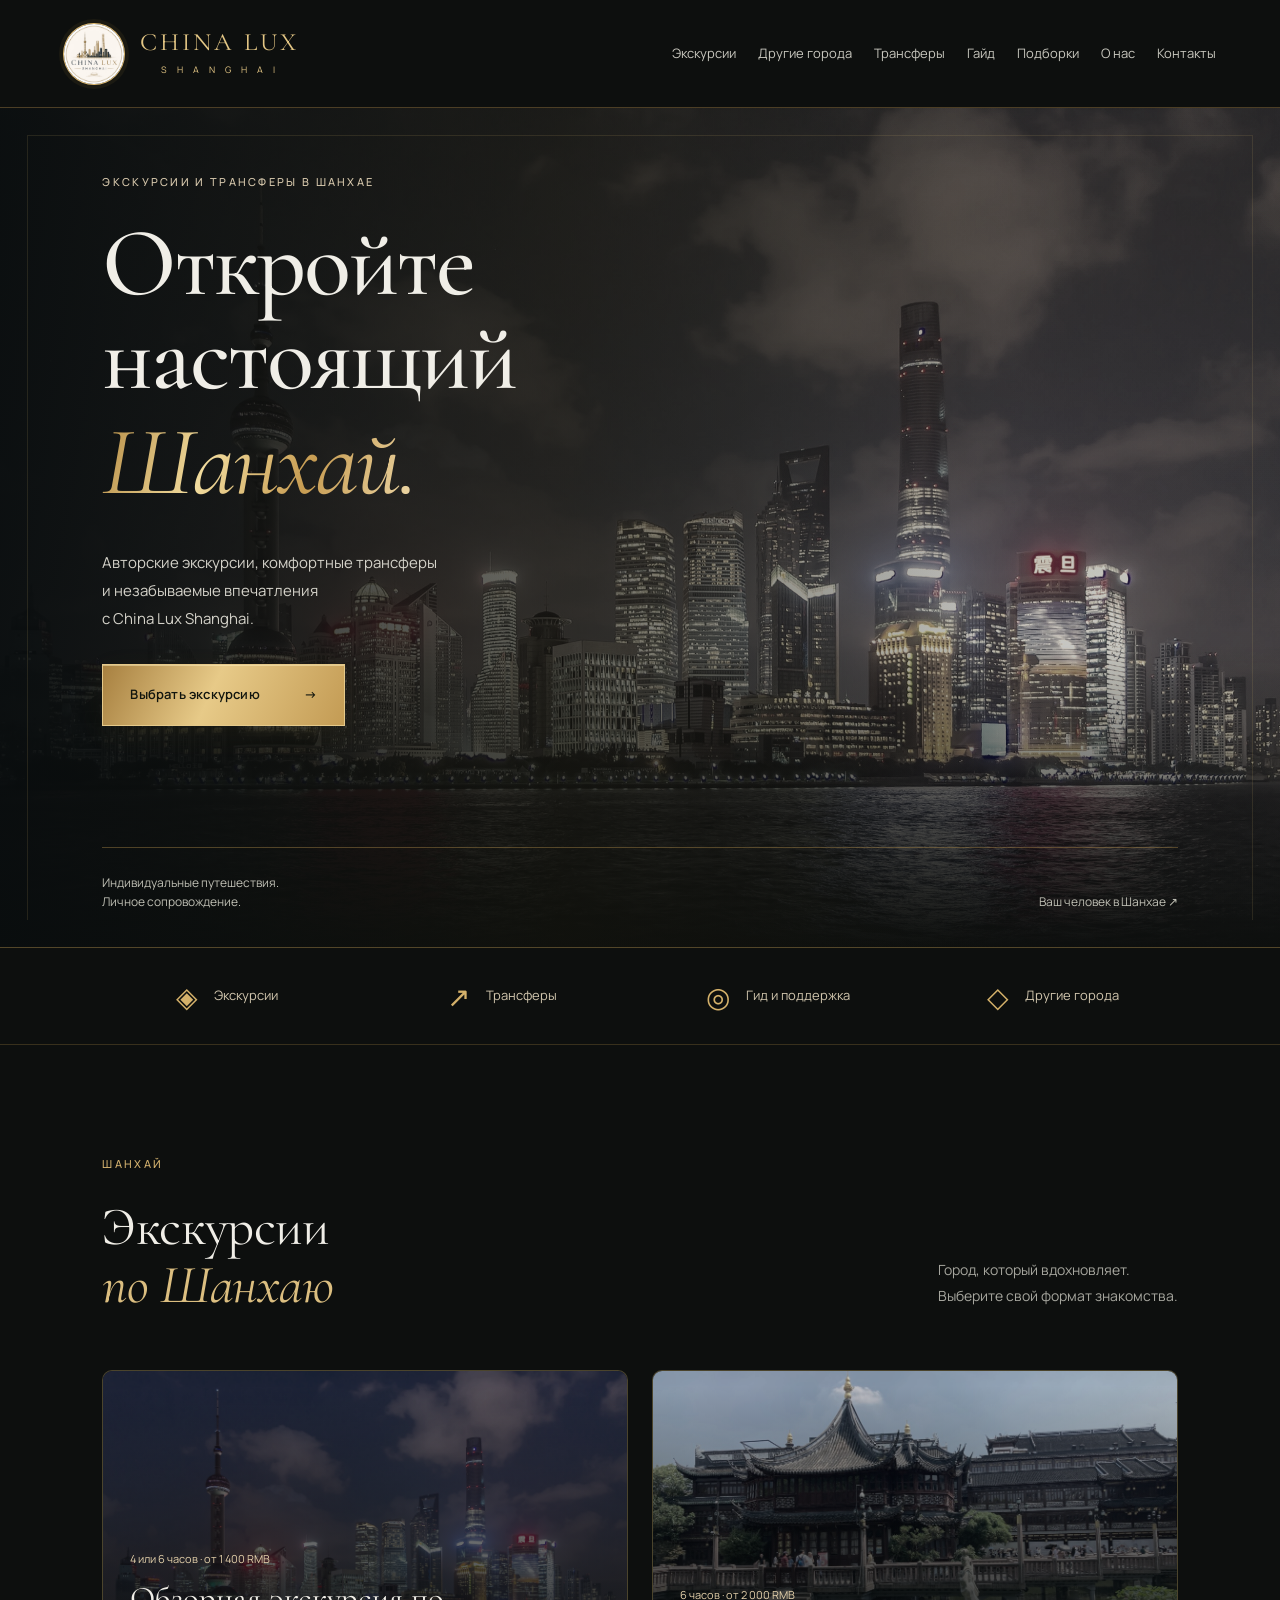
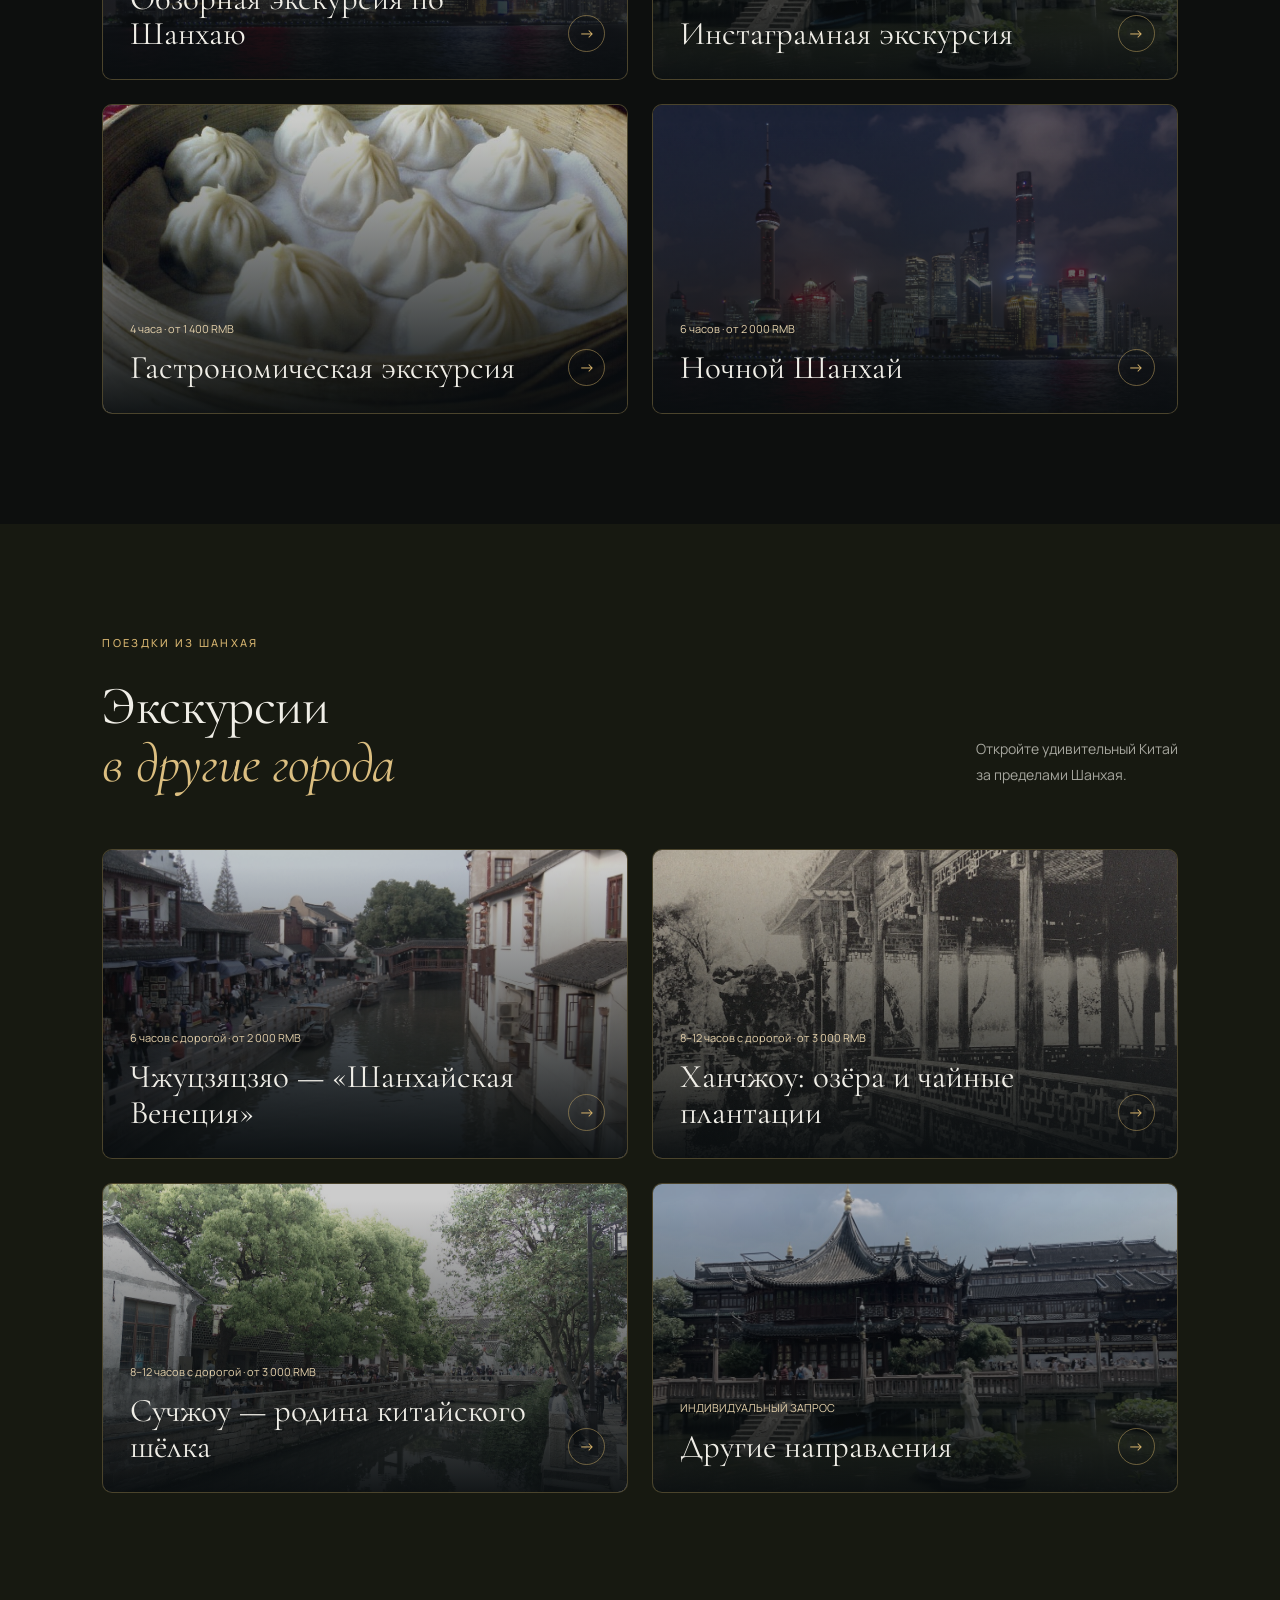
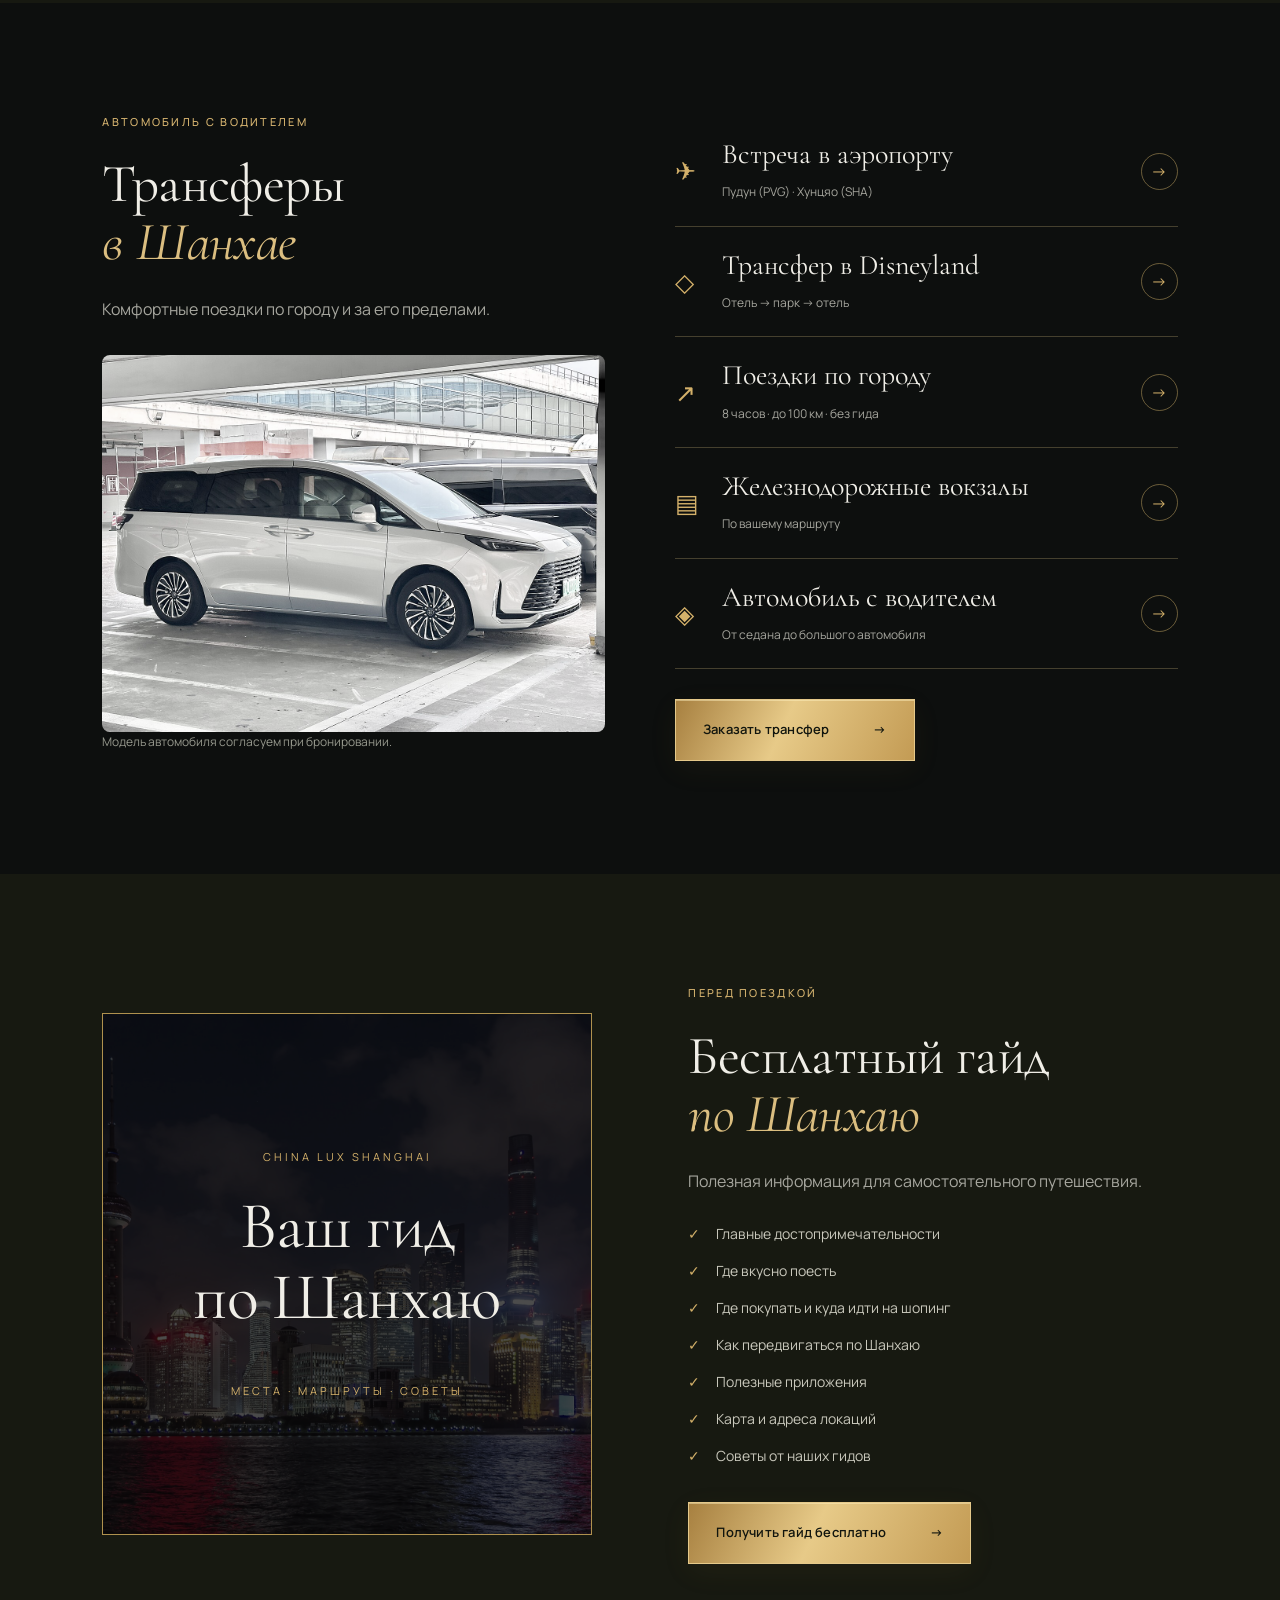
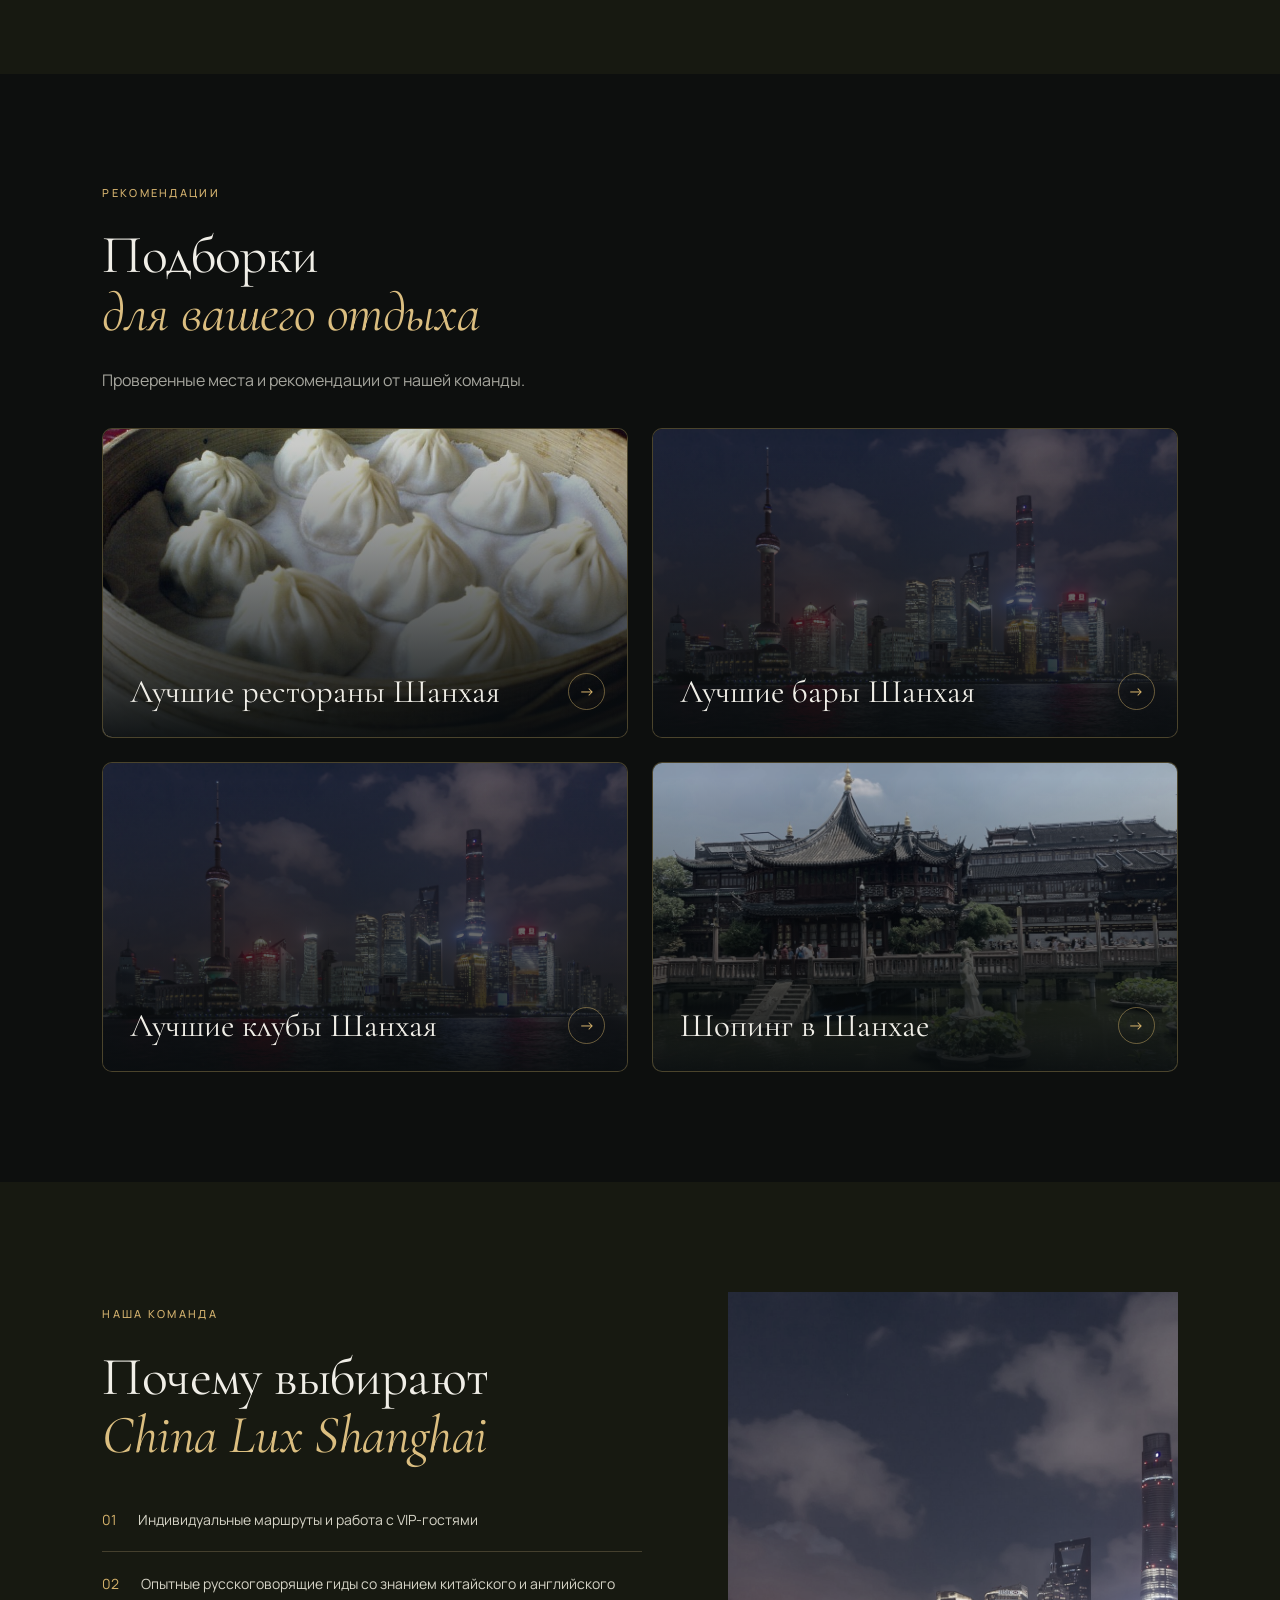
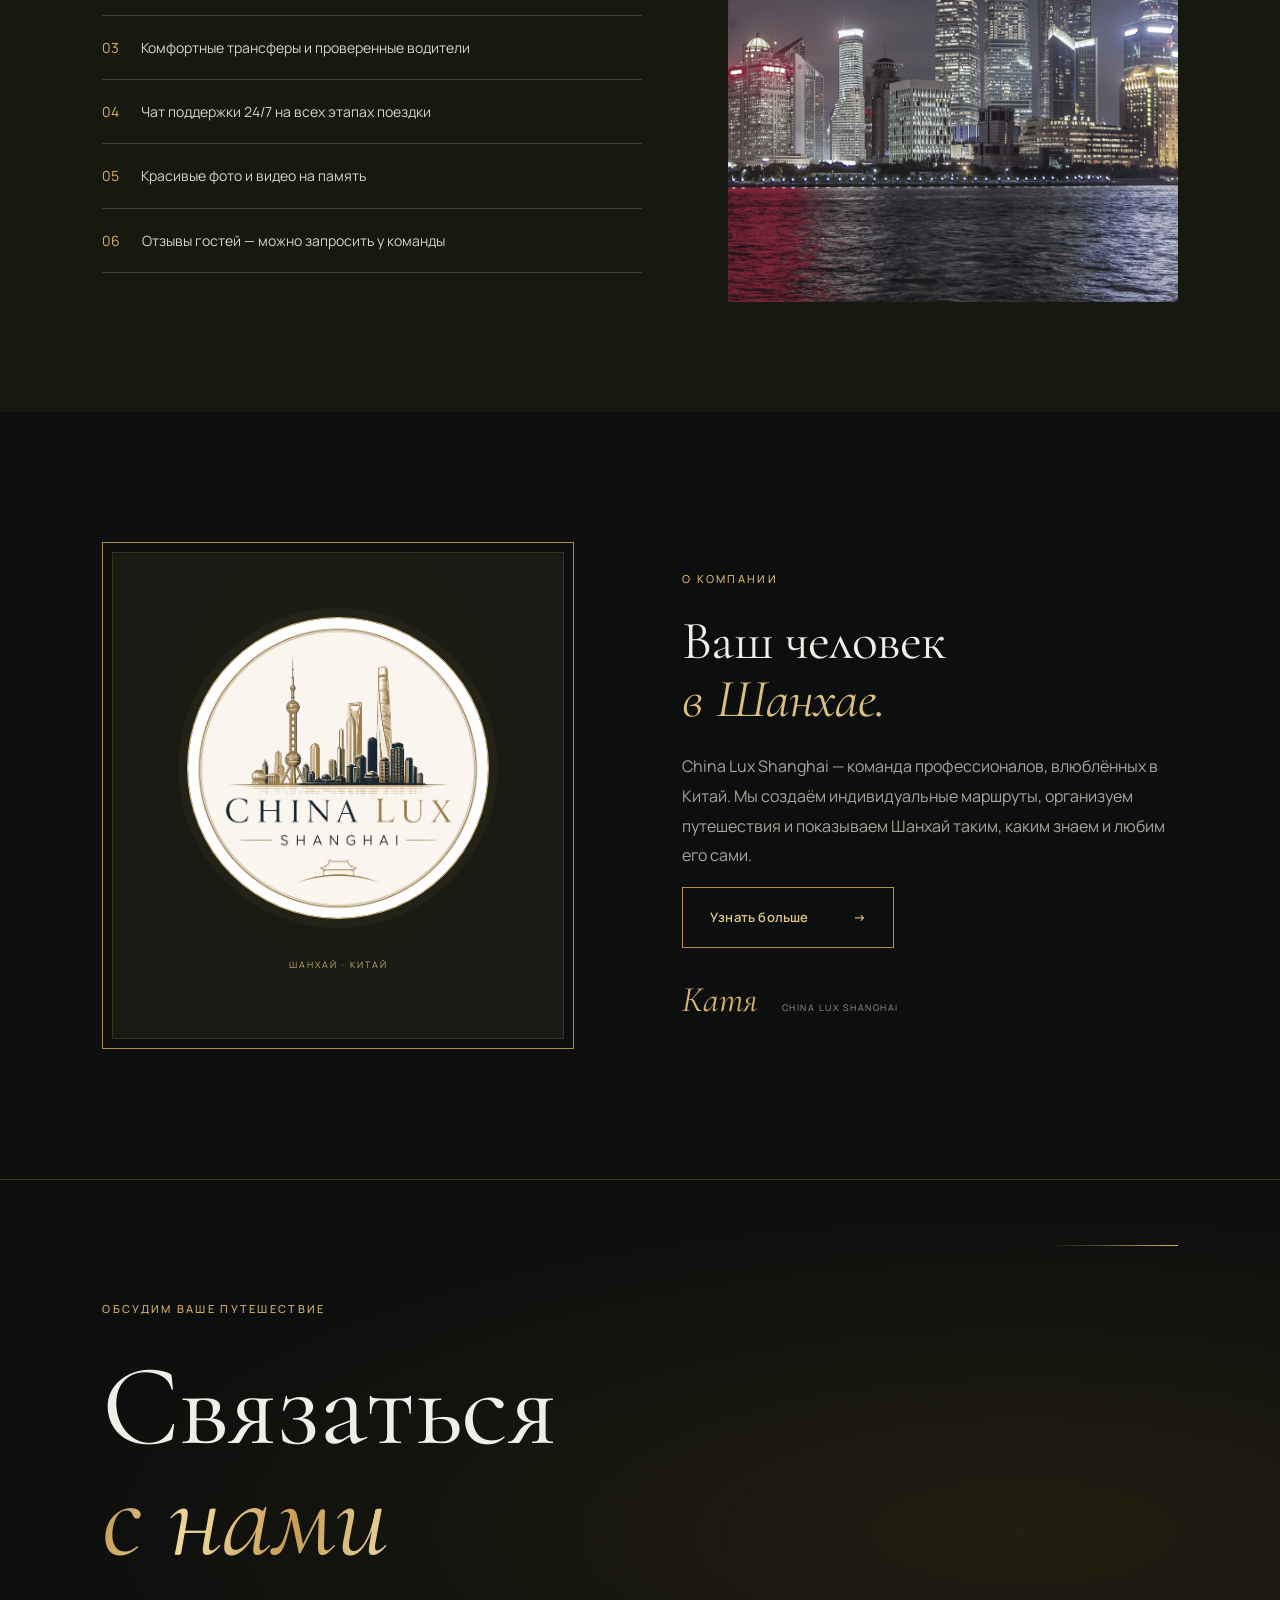
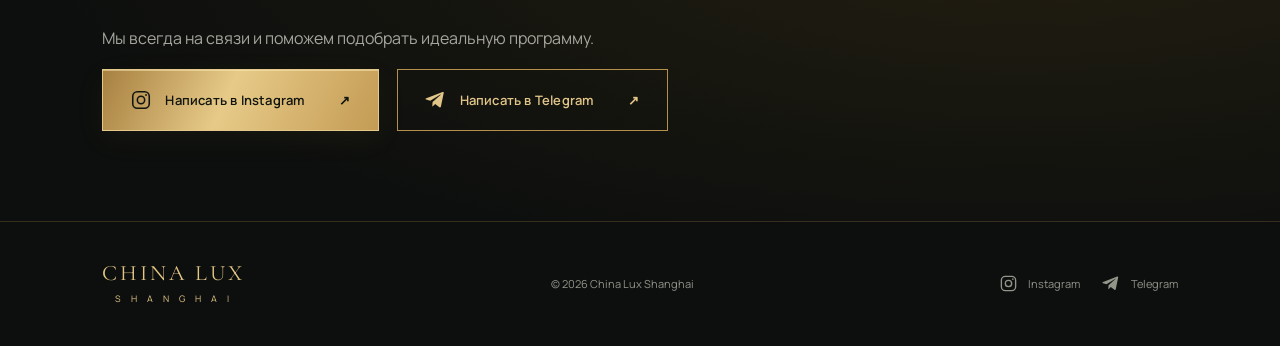
<file: index.html>
<!doctype html>
<html lang="ru"><head><meta charset="utf-8"><meta name="viewport" content="width=device-width,initial-scale=1"><link rel="license" href="credits.html"><meta name="theme-color" content="#101110"><title>China Lux Shanghai — частные путешествия</title><meta name="description" content="Индивидуальные экскурсии по Шанхаю, путешествия по Китаю и персональное сопровождение с Катей. China Lux Shanghai."><link rel="icon" href="assets/china-lux-logo.jpg"><link rel="stylesheet" href="style.css?v=20261006-final"></head><body>
<header class="site-header"><a class="brand" href="#/" aria-label="China Lux Shanghai — главная"><img src="assets/china-lux-logo.jpg" alt="Логотип China Lux Shanghai" width="58" height="58"><span>CHINA LUX<small>S H A N G H A I</small></span></a><nav id="main-nav" aria-label="Основная навигация"><a href="#/tours">Экскурсии</a><a href="#/cities">Другие города</a><a href="#/transfers">Трансферы</a><a href="#/guide">Гайд</a><a href="#/selections">Подборки</a><a href="#/about">О нас</a><a href="#/contact">Контакты</a></nav><a class="header-contact social-inline" href="https://www.instagram.com/chinaluxsh/" target="_blank" rel="noopener"><svg class="social-icon" viewBox="0 0 24 24" fill="none" stroke="currentColor" stroke-width="1.7" aria-hidden="true"><rect x="3" y="3" width="18" height="18" rx="5"/><circle cx="12" cy="12" r="4"/><circle cx="17.5" cy="6.5" r="1" fill="currentColor" stroke="none"/></svg>Написать в Instagram <span>↗</span></a><button class="menu-toggle" aria-label="Открыть меню" aria-expanded="false" aria-controls="main-nav"><span></span><span></span></button></header>
<main id="site"></main><noscript><p>Для просмотра каталога включите JavaScript. Связаться с нами: <a href="https://t.me/shanghai_russ">Telegram</a>.</p></noscript><section id="admin" hidden></section><footer><a class="brand" href="#/"><span>CHINA LUX<small>S H A N G H A I</small></span></a><span>© 2026 China Lux Shanghai</span><div class="footer-socials"><a class="social-inline" href="https://www.instagram.com/chinaluxsh/" target="_blank" rel="noopener"><svg class="social-icon" viewBox="0 0 24 24" fill="none" stroke="currentColor" stroke-width="1.7" aria-hidden="true"><rect x="3" y="3" width="18" height="18" rx="5"/><circle cx="12" cy="12" r="4"/><circle cx="17.5" cy="6.5" r="1" fill="currentColor" stroke="none"/></svg>Instagram</a><a class="social-inline" href="https://t.me/shanghai_russ" target="_blank" rel="noopener"><svg class="social-icon" viewBox="0 0 24 24" fill="currentColor" aria-hidden="true"><path d="M21.4 3.4 18 20c-.2 1-1 1.2-1.8.7l-5.1-3.8-2.5 2.4c-.3.3-.5.5-1 .5l.4-5.2 9.5-8.6c.4-.4-.1-.6-.6-.3L5.2 13.1.3 11.6c-1.1-.3-1.1-1.1.2-1.6L20 2.5c.9-.3 1.6.2 1.4.9Z" transform="translate(1 1) scale(.91)"/></svg>Telegram</a></div></footer><dialog id="modal" aria-label="Информация о путешествии"><button class="close" aria-label="Закрыть">×</button><div id="modal-content"></div></dialog><div id="toast" role="status"></div><script src="catalog.js?v=20261006-final"></script><script src="app.js?v=20261006-final"></script></body></html>
</file>
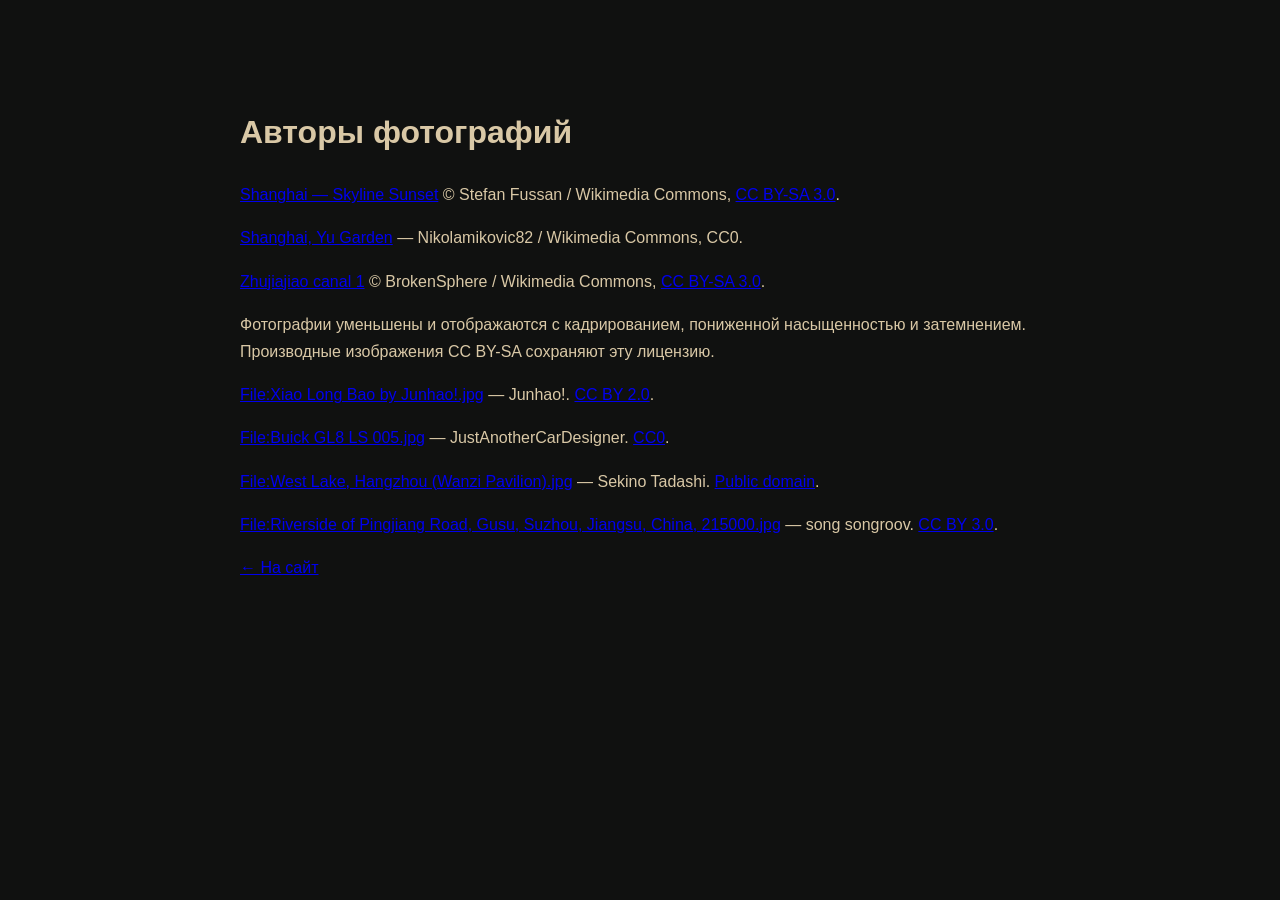
<file: credits.html>
<!doctype html><html lang="ru"><meta charset="utf-8"><meta name="viewport" content="width=device-width"><title>Авторы фотографий</title><body style="font:16px/1.7 Arial;max-width:800px;margin:60px auto;padding:24px;background:#101110;color:#d9c8a6"><h1>Авторы фотографий</h1><p><a href="https://commons.wikimedia.org/wiki/File:Shanghai_-_Skyline_Sunset_0057.jpg">Shanghai — Skyline Sunset</a> © Stefan Fussan / Wikimedia Commons, <a href="https://creativecommons.org/licenses/by-sa/3.0/">CC BY-SA 3.0</a>.</p><p><a href="https://commons.wikimedia.org/wiki/File:Shanghai,_Yu_Garden.jpg">Shanghai, Yu Garden</a> — Nikolamikovic82 / Wikimedia Commons, CC0.</p><p><a href="https://commons.wikimedia.org/wiki/File:Zhujiajiao_canal_1.JPG">Zhujiajiao canal 1</a> © BrokenSphere / Wikimedia Commons, <a href="https://creativecommons.org/licenses/by-sa/3.0/">CC BY-SA 3.0</a>.</p><p>Фотографии уменьшены и отображаются с кадрированием, пониженной насыщенностью и затемнением. Производные изображения CC BY-SA сохраняют эту лицензию.</p><p><a href="https://commons.wikimedia.org/wiki/File:Xiao_Long_Bao_by_Junhao!.jpg">File:Xiao Long Bao by Junhao!.jpg</a> — Junhao!. <a href="https://creativecommons.org/licenses/by/2.0">CC BY 2.0</a>.</p><p><a href="https://commons.wikimedia.org/wiki/File:Buick_GL8_LS_005.jpg">File:Buick GL8 LS 005.jpg</a> — JustAnotherCarDesigner. <a href="http://creativecommons.org/publicdomain/zero/1.0/deed.en">CC0</a>.</p><p><a href="https://commons.wikimedia.org/wiki/File:West_Lake,_Hangzhou_(Wanzi_Pavilion).jpg">File:West Lake, Hangzhou (Wanzi Pavilion).jpg</a> — Sekino Tadashi. <a href="https://commons.wikimedia.org/wiki/File:West_Lake,_Hangzhou_(Wanzi_Pavilion).jpg">Public domain</a>.</p><p><a href="https://commons.wikimedia.org/wiki/File:Riverside_of_Pingjiang_Road,_Gusu,_Suzhou,_Jiangsu,_China,_215000.jpg">File:Riverside of Pingjiang Road, Gusu, Suzhou, Jiangsu, China, 215000.jpg</a> — song songroov. <a href="https://creativecommons.org/licenses/by/3.0">CC BY 3.0</a>.</p><a href="./">← На сайт</a></body></html>
</file>
<file: style.css>
@import url('https://fonts.googleapis.com/css2?family=Cormorant+Garamond:ital,wght@0,400;0,500;0,600;1,400;1,500&family=Manrope:wght@400;500;600&display=swap');
:root{--bg:#101110;--panel:#171816;--ink:#f0eee7;--muted:#a6a69e;--gold:#c0a575;--line:#34362f;--serif:'Cormorant Garamond',Georgia,serif}*{box-sizing:border-box}html{scroll-behavior:smooth;scroll-padding-top:98px;color-scheme:dark}body{margin:0;background:var(--bg);color:var(--ink);font:16px/1.65 Manrope,Arial,sans-serif}button,input,select,textarea{font:inherit}a{color:inherit;text-decoration:none}button{cursor:pointer}button,a{touch-action:manipulation}a:focus-visible,button:focus-visible{outline:2px solid var(--gold);outline-offset:6px}button{color:inherit}img{display:block;max-width:100%}.site-header{height:108px;padding:0 5%;display:flex;align-items:center;justify-content:space-between;gap:30px;border-bottom:1px solid #ffffff12;background:#101110;position:relative;z-index:5}.brand{display:flex;gap:16px;align-items:center}.brand img{width:60px;height:60px;border-radius:50%}.brand>span{font:25px/1 var(--serif);letter-spacing:3px;color:#dac7a3}.brand small{display:block;font:9px/1.5 Manrope,sans-serif;letter-spacing:4px;text-align:center;margin-top:8px}nav{display:flex;gap:32px;font-size:14px;color:#c8c7be}nav a:hover{color:var(--gold)}.header-contact{border-bottom:1px solid var(--gold);padding:10px 0;font-size:13px;color:var(--gold)}.header-contact span{margin-left:20px}.menu-toggle{display:none}.hero{min-height:740px;height:calc(100svh - 108px);max-height:1050px;position:relative;overflow:hidden}.hero-photo,.hero-shade{position:absolute;inset:0}.hero-photo{background:url('assets/skyline.jpg') center 55%/cover;filter:saturate(.38) brightness(.8)}.hero-shade{background:linear-gradient(90deg,#0b0e0eea 0%,#0b0e0e8a 42%,#0b0e0e08 78%),linear-gradient(0deg,#101110 0%,transparent 35%,#10111022 85%)}.hero-copy{position:relative;margin-left:8%;padding-top:75px;z-index:1}.eyebrow{font-size:11px;line-height:1.6;letter-spacing:2.3px;font-weight:500;margin-bottom:25px}.hero .eyebrow{color:#d8c9ad}h1,h2,h3,p{margin-top:0}h1{font:500 clamp(68px,7.6vw,116px)/.97 var(--serif);letter-spacing:-2px;margin-bottom:28px}h1 em,h2 em{font-weight:400;font-style:italic;color:#d5bd94}h1 em{line-height:1.2}p{color:var(--muted);line-height:1.85}.hero-copy p{font-size:15px;color:#d4d2c9;margin-bottom:32px}.button{display:inline-flex;align-items:center;justify-content:space-between;gap:44px;padding:19px 27px;border:1px solid transparent;font-size:13px;font-weight:600;letter-spacing:.2px;transition:background .25s,transform .25s}.button:hover{transform:translateY(-2px)}.gold,.red{background:#c7af85;color:#161814}.gold:hover,.red:hover{background:#decaab}.outline{border-color:#736246;background:transparent;color:#dbc59e}.outline:hover{background:#c0a57515}.hero-caption{position:absolute;right:5%;top:50%;display:flex;flex-direction:column;gap:8px;font-size:10px;letter-spacing:2px;color:#e0d6c1;writing-mode:vertical-rl}.hero-bottom{position:absolute;bottom:36px;left:8%;right:8%;display:flex;justify-content:space-between;align-items:end;border-top:1px solid #dac9a642;padding-top:25px;font-size:12px;line-height:1.6;color:#bfbfb4}.hero-bottom a span{margin-left:30px;color:var(--gold)}.section{padding:110px 8%;max-width:1800px;margin:auto}.accent{color:var(--gold)}h2{font:400 clamp(42px,4.2vw,66px)/1.08 var(--serif);letter-spacing:-.6px;margin-bottom:24px}.intro{display:grid;grid-template-columns:1fr 1.7fr .6fr;gap:35px;align-items:start;padding-top:100px;padding-bottom:100px}.intro>.eyebrow{margin-top:10px}.intro p{max-width:530px;margin-bottom:0}.intro-mark{font-family:serif;writing-mode:vertical-rl;font-size:68px;color:#9d86583b;justify-self:end;letter-spacing:20px}.section-heading{display:flex;justify-content:space-between;align-items:end;gap:30px}.section-heading p{font-size:14px;max-width:370px;margin-bottom:29px}.collection{background:#151613;max-width:none}.filters{display:flex;gap:35px;border-bottom:1px solid var(--line);margin:24px 0 42px;overflow-x:auto}.filters button{white-space:nowrap;background:none;border:0;border-bottom:1px solid transparent;color:var(--muted);padding:13px 0 17px;font-size:14px}.filters button.active{color:var(--gold);border-bottom-color:var(--gold)}.tour-grid{display:grid;grid-template-columns:repeat(3,minmax(0,1fr));gap:30px}.tour-card{min-width:0}.tour-image{height:380px;position:relative;overflow:hidden;background:#242620}.tour-image img{width:100%;height:100%;object-fit:cover;filter:saturate(.38) brightness(.85);transition:transform .8s,filter .6s}.tour-card:hover .tour-image img{transform:scale(1.035);filter:saturate(.65) brightness(.95)}.tag{position:absolute;bottom:18px;left:20px;padding:7px 10px;background:#121611b5;font-size:10px;letter-spacing:1.3px;color:#e0d6c3}.tour-meta{display:flex;justify-content:space-between;gap:12px;color:var(--gold);font-size:11px;margin:22px 0 12px}.tour-card h3{font:400 31px/1.1 var(--serif);margin-bottom:13px;max-width:350px}.tour-card p{font-size:14px;margin-bottom:0;min-height:78px}.tour-bottom{display:flex;justify-content:space-between;align-items:center;padding:20px 0 0;margin-top:20px;border-top:1px solid var(--line);font-size:12px;color:#c8c4b9}.circle{border:1px solid #716448;background:transparent;color:var(--gold);border-radius:50%;width:43px;height:43px;font-size:20px}.circle:hover{background:var(--gold);color:var(--bg)}.note{font-size:12px;line-height:1.7;color:#96988d}.catalog-note{margin:30px 0 0}.transfers{display:grid;grid-template-columns:1fr 1.2fr;gap:12%;padding-top:125px;padding-bottom:125px}.transfer-heading p{max-width:360px;font-size:14px;margin:26px 0 35px}.service-list>a{display:flex;gap:25px;align-items:start;border-top:1px solid var(--line);padding:29px 0}.service-list>a:last-child{border-bottom:1px solid var(--line)}.service-number{font:italic 21px var(--serif);color:var(--gold);padding-top:5px}.service-list h3{font:400 30px/1.15 var(--serif);margin:0 0 9px}.service-list p{font-size:13px;margin:0}.service-list .arrow{margin-left:auto;color:var(--gold);font-size:24px}.service-list>a:hover h3{color:var(--gold)}.interlude{position:relative;min-height:520px;display:flex;align-items:center;justify-content:center;text-align:center;isolation:isolate;overflow:hidden}.interlude>img{position:absolute;inset:0;width:100%;height:100%;object-fit:cover;object-position:center 48%;filter:saturate(.2) brightness(.36);z-index:-2}.interlude:after{content:'';position:absolute;inset:0;background:linear-gradient(0deg,#1011106b,transparent,#10111030);z-index:-1}.interlude>div{padding:65px 6%}.interlude h2{font-size:clamp(38px,4.2vw,64px)}.text-link{background:none;border:0;border-bottom:1px solid #8e7954;padding:13px 0;display:inline-flex;gap:30px;align-items:center;font-size:13px;color:var(--gold)}.text-link:hover{color:#f1dfbb}.photo-label{position:absolute;bottom:24px;left:8%;font-size:10px;letter-spacing:2px;color:#b0ad9f}.about{display:grid;grid-template-columns:1fr 1.05fr;align-items:center;gap:10%;padding-top:130px;padding-bottom:130px}.brand-panel{border:1px solid #38362b;background:#191a16;min-height:450px;padding:65px 40px;display:flex;align-items:center;justify-content:center;flex-direction:column;gap:40px}.brand-panel img{width:min(300px,90%);border-radius:50%}.brand-panel>span{font-size:9px;letter-spacing:2px;text-align:center;color:var(--gold)}.about-copy p{font-size:14px}.signature{font:italic 36px var(--serif);color:var(--gold);margin-top:30px}.signature span{display:inline-block;margin-left:17px;font:9px Manrope,sans-serif;letter-spacing:1.5px;color:#96978c}.concierge{padding-top:80px;background:#151613;max-width:none}.concierge-links{display:grid;grid-template-columns:repeat(3,1fr);gap:35px;margin-top:30px}.concierge-links a{display:flex;align-items:center;gap:18px;border-top:1px solid #59503d;padding:28px 0}.concierge-links a>span{font-size:12px;color:var(--gold)}.concierge-links a>span:last-child{margin-left:auto;font-size:23px}.concierge-links h3{font:400 30px var(--serif);margin:0}.concierge-links a:hover h3{color:var(--gold)}.contact{padding-top:120px;padding-bottom:90px;background:radial-gradient(ellipse at 85% 15%,#9b805013,transparent 60%)}.contact h2{font-size:clamp(76px,9vw,140px);line-height:.96;margin:35px 0 50px}.contact-bottom{display:flex;align-items:center;gap:35px}.contact-bottom p{margin:0 auto 0 0;font-size:14px}.contact-bottom .text-link{white-space:nowrap}footer{display:flex;align-items:center;justify-content:space-between;gap:30px;padding:40px 8%;border-top:1px solid var(--line)}footer>span,footer>div{font-size:11px;color:#92958a}footer>div{display:flex;gap:22px}footer .brand>span{font-size:22px}dialog{background:#1a1c18;border:1px solid #5c503b;color:var(--ink);width:min(650px,92vw);padding:48px;max-height:90svh;overflow:auto}dialog::backdrop{background:#060807d9;backdrop-filter:blur(6px)}dialog h2{font-size:44px}dialog h3{font-family:var(--serif);font-size:28px;font-weight:400}.close{position:absolute;right:16px;top:8px;background:none;border:0;font-size:30px;color:var(--gold)}.detail-photo{width:100%;height:220px;object-fit:cover;filter:saturate(.4);margin-bottom:28px}.form-grid{display:grid;gap:18px;margin-top:25px}label{display:grid;gap:7px;font-size:13px;color:#d2d2c7}input,textarea,select{width:100%;border:1px solid #454739;padding:12px;background:#11140f;color:var(--ink);border-radius:0}textarea{min-height:95px}.form-grid .button{justify-content:center}.form-grid .note{margin:0}.form-grid .text-link{padding:3px 0}.admin-shell{padding:60px 8%;min-height:75vh}.admin-head{display:flex;justify-content:space-between;align-items:center;gap:30px}.admin-banner{padding:18px 22px;background:#27271d;border-left:2px solid var(--gold);font-size:13px;color:#d0c4ad;margin:25px 0}.stats{display:grid;grid-template-columns:repeat(3,1fr);gap:24px;margin:30px 0}.stat{border:1px solid var(--line);padding:25px}.stat strong{display:block;font:46px var(--serif);color:var(--gold)}.stat span{font-size:12px;color:var(--muted)}.admin-row{display:flex;gap:20px;align-items:center;padding:24px 0;border-bottom:1px solid var(--line)}.admin-row img{width:75px;height:75px;object-fit:cover}.admin-row .grow{flex:1}.admin-row h3{font:26px var(--serif);margin:0 0 6px}.admin-row p{font-size:12px;margin:0}.admin-row select{width:auto}.small-button{border:1px solid #66593f;background:transparent;color:var(--gold);padding:10px 16px;font-size:12px}.empty{padding:50px 20px;text-align:center;border:1px dashed var(--line);color:var(--muted)}#toast{position:fixed;bottom:25px;left:50%;transform:translateX(-50%);padding:15px 25px;background:#c7af85;color:#101110;display:none;z-index:10;max-width:90vw;font-size:14px}[hidden]{display:none!important}@media(min-width:1600px){.hero-copy{padding-top:110px}}@media(max-width:1100px){.site-header{gap:20px;padding:0 4%}nav{gap:19px;font-size:13px}.header-contact{display:none}.hero-copy{margin-left:6%}.section{padding:85px 6%}.tour-grid{gap:20px}.tour-image{height:320px}.tour-card h3{font-size:28px}.intro{grid-template-columns:.85fr 1.7fr}.intro-mark{display:none}.transfers{gap:7%}.about{gap:7%}.brand-panel{min-height:380px;padding:45px 20px}.contact-bottom{flex-wrap:wrap}.contact-bottom p{width:100%}.concierge-links{gap:20px}.concierge-links h3{font-size:25px}.hero-bottom{left:6%;right:6%}}@media(max-width:700px){html{scroll-padding-top:30px}.site-header{height:88px;padding:0 6%}.brand img{width:48px;height:48px}.brand>span{font-size:22px}.brand small{font-size:8px;letter-spacing:3px}.menu-toggle{display:flex;width:44px;height:44px;background:transparent;border:1px solid #6a5c42;flex-direction:column;justify-content:center;gap:6px;padding:11px}.menu-toggle span{height:1px;width:20px;background:var(--gold)}nav{display:none;position:absolute;top:88px;left:0;right:0;background:#151713;padding:25px 6% 30px;flex-direction:column;border-bottom:1px solid #6a5c42;font-size:17px;gap:20px}nav.open{display:flex}.hero{height:calc(100svh - 88px);min-height:700px;max-height:900px}.hero-copy{padding-top:65px;margin-left:7%;margin-right:5%}.hero .eyebrow{font-size:9px;letter-spacing:1.8px;margin-bottom:26px}h1{font-size:clamp(66px,14vw,91px);letter-spacing:-1.5px;line-height:1}.hero-copy p{font-size:14px;max-width:300px;line-height:1.8}.hero-photo{background-position:63% center;filter:saturate(.3) brightness(.7)}.hero-shade{background:linear-gradient(90deg,#090d0dd4,#090d0d21),linear-gradient(0deg,#101110,transparent 38%)}.hero-caption{display:none}.hero-bottom{left:7%;right:7%;bottom:28px;font-size:10px}.hero-bottom a{max-width:145px}.hero-bottom a span{margin-left:10px}.button{padding:17px 22px;font-size:12px;gap:32px}.section{padding:70px 7%}.eyebrow{font-size:10px;letter-spacing:1.6px;margin-bottom:24px}h2{font-size:43px;line-height:1.08}.intro{display:block}.intro p{font-size:14px}.section-heading{display:block}.section-heading p{font-size:13px;margin-top:20px}.filters{gap:24px;margin-top:25px;margin-bottom:30px}.filters button{font-size:12px;padding-bottom:15px}.tour-grid{grid-template-columns:1fr;gap:42px}.tour-image{height:390px}.tour-card h3{font-size:34px;max-width:none}.tour-card p{min-height:0;font-size:14px}.tour-meta{font-size:11px}.tour-bottom{margin-top:18px;padding-top:16px}.tag{font-size:9px}.transfers{grid-template-columns:1fr;gap:48px}.transfer-heading h2 br:last-child{display:none}.transfer-heading p{max-width:none}.service-list>a{gap:19px;padding:25px 0}.service-list h3{font-size:28px}.service-list p{font-size:12px}.interlude{min-height:470px}.interlude h2{font-size:40px}.interlude h2 br{display:none}.interlude>div{padding:65px 9%}.photo-label{font-size:9px;left:7%}.about{grid-template-columns:1fr;gap:42px}.brand-panel{min-height:350px;padding:40px 25px}.brand-panel img{width:235px}.brand-panel>span{font-size:8px}.about-copy p{font-size:14px}.concierge-links{grid-template-columns:1fr;gap:0;margin-top:35px}.concierge-links a{padding:24px 0}.concierge-links h3{font-size:32px}.contact h2{font-size:83px;margin:35px 0}.contact-bottom{gap:25px}.contact-bottom p{font-size:13px}.contact-bottom .text-link{font-size:12px}.contact-bottom .button{width:100%}footer{padding:35px 7%;flex-wrap:wrap;gap:26px}footer .brand{width:100%}footer>div{gap:16px;font-size:10px}footer>span{font-size:10px}dialog{padding:44px 24px 28px}dialog h2{font-size:36px}.detail-photo{height:190px}.admin-shell{padding:40px 7%}.admin-head{align-items:start;flex-direction:column;gap:0}.admin-banner{padding:15px;font-size:12px}.stats{gap:9px}.stat{padding:16px 10px}.stat strong{font-size:36px}.stat span{font-size:10px}.admin-row{flex-wrap:wrap;gap:12px}.admin-row .grow{min-width:190px}.admin-row h3{font-size:24px}.admin-row img{width:55px;height:65px}}@media(prefers-reduced-motion:reduce){html{scroll-behavior:auto}*,*:before,*:after{transition:none!important}}
/* Gold edition: warmer metal, architectural borders, restrained highlights. */
:root{--bg:#0d0f0e;--panel:#191a15;--gold:#d4b16a;--line:#45402e}
.site-header{background:#0d0f0e;border-bottom-color:#ab874a65}
.brand>span{color:#e4c785}.brand img{box-shadow:0 0 0 1px #dfba70,0 0 0 5px #b38d3d15}
.hero{border-bottom:1px solid #b392506b}.hero:after{content:'';position:absolute;inset:27px;pointer-events:none;border:1px solid #d4b16a22;border-bottom:0}
.hero-photo{filter:saturate(.3) sepia(.2) brightness(.8)}
.hero-shade{background:linear-gradient(90deg,#090d0eed 0%,#13130c85 44%,#0b0e0e08 80%),linear-gradient(0deg,#0d0f0e 0%,transparent 36%,#55422220 85%)}
h1 em,.contact h2 em{color:#e5c887;background:linear-gradient(110deg,#b48a42 0%,#f1db9d 35%,#c79c52 65%,#efdbac 100%);background-clip:text;-webkit-background-clip:text;-webkit-text-fill-color:transparent}
h2 em{color:#dbbe80}.eyebrow.accent,.signature,.text-link{color:#d5b36f}
.gold,.red{background:linear-gradient(115deg,#a78040,#e7ca88 45%,#c39b54);border:1px solid #e5c98a;box-shadow:inset 0 1px #fff2c375,0 8px 30px #a17b3012;color:#11150e}.gold:hover,.red:hover{background:linear-gradient(115deg,#be9b58,#f0dbaa 45%,#d1ae69);box-shadow:0 8px 32px #bd934926}
.header-contact,.outline,.text-link{border-color:#b5904b}.outline{color:#e2c689}
.hero-bottom{border-top-color:#b9944d65}.intro{border-bottom:1px solid #b1914933}.intro-mark{color:#b697555c}
.transfers{background:radial-gradient(ellipse at 0 30%,#ad852014,transparent 58%)}.service-number{color:#d9b56c}.service-list>a{border-color:#826b384d}.service-list>a:last-child{border-color:#826b384d}
.brand-panel{position:relative;background:radial-gradient(ellipse at 50% 40%,#60502538,#181b14 65%);border-color:#ad8a4a;padding:75px 40px;box-shadow:inset 0 0 0 9px var(--bg),inset 0 0 0 10px #9b7c423d}
.brand-panel img{box-shadow:0 0 0 1px #d5b36f,0 0 0 10px #d5b36f0b;max-width:85%}.brand-panel>span{color:#c7a768}
.concierge{background:#171911}.concierge-links a{border-top-color:#a98c4e80}.contact{position:relative;background:radial-gradient(ellipse at 80% 55%,#9d761e25,transparent 68%);border-top:1px solid #b392504d}.contact:before{content:'';position:absolute;right:8%;top:65px;width:130px;height:1px;background:linear-gradient(90deg,transparent,#d4b16a)}footer{border-color:#9c7d424a}
.admin-empty{margin-top:30px;background:#171a13;border-color:#7e673e}.admin-empty h3{font:32px var(--serif);color:var(--gold)}.admin-empty p{font-size:14px;margin:0}
@media(max-width:700px){.hero:after{inset:15px}.hero-shade{background:linear-gradient(90deg,#090d0dd4,#302a0e21),linear-gradient(0deg,#0d0f0e,transparent 38%)}.brand-panel{padding:45px 25px}.contact:before{width:65px;top:35px;right:7%}}
/* Catalog navigation and service detail pages */
.page-heading h1{font:400 clamp(46px,5.5vw,82px)/1.05 var(--serif);letter-spacing:-1px;margin:0 0 25px}.page-heading p{max-width:760px}.inner-page{min-height:75vh;padding-top:45px}.narrow{max-width:1050px}.back-link{display:inline-block;color:var(--gold);font-size:13px;margin-bottom:38px}.page-heading{margin-bottom:40px}.quick-nav{display:grid;grid-template-columns:repeat(4,1fr);padding:25px 8%;gap:25px;border-bottom:1px solid #8e733b55}.quick-nav a{display:flex;align-items:center;justify-content:center;gap:16px;font-size:13px;color:#d1c6ae}.quick-nav a>span{color:var(--gold);font-size:28px}.catalog-grid{display:grid;grid-template-columns:repeat(2,minmax(0,1fr));gap:24px;margin-top:32px}.catalog-card{position:relative;display:block;overflow:hidden;min-height:310px;border:1px solid #a58a505c;border-radius:10px;background:#191c17}.catalog-card>img{position:absolute;inset:0;width:100%;height:100%;object-fit:cover;filter:saturate(.55) brightness(.8);transition:transform .6s}.catalog-card:hover>img{transform:scale(1.04)}.card-shade{position:absolute;inset:0;background:linear-gradient(0deg,#090d0ff2,transparent 95%)}.card-text{position:absolute;bottom:27px;left:27px;right:75px}.card-text h3{font:400 33px/1.08 var(--serif);margin:10px 0 0}.card-text small{font-size:11px;color:#e2cfaa}.card-arrow{display:grid;place-items:center;min-width:37px;height:37px;border:1px solid #c5a86580;border-radius:50%;color:var(--gold)}.catalog-card>.card-arrow{position:absolute;right:22px;bottom:27px}.home-cities,.guide-section,.why-section{background:#171911;max-width:none}.transfer-section{display:grid;grid-template-columns:1fr 1fr;gap:70px;align-items:center}.transfer-photo{width:100%;max-height:380px;object-fit:cover;border-radius:8px;filter:saturate(.45);margin-top:30px}.transfer-link{display:flex;align-items:center;gap:22px;padding:22px 0;border-bottom:1px solid var(--line)}.transfer-link h3{font:28px/1.15 var(--serif);margin:0 0 7px}.transfer-link small{font-size:12px;color:var(--muted)}.transfer-link .card-arrow{margin-left:auto}.transfer-icon{color:var(--gold);font-size:25px;min-width:25px}.transfer-section .button{margin-top:30px}.guide-section{display:grid;grid-template-columns:1fr 1fr;gap:9%;align-items:center}.guide-art{position:relative;min-height:520px;border:1px solid #af914e;overflow:hidden}.guide-art>img{position:absolute;inset:0;height:100%;width:100%;object-fit:cover;filter:brightness(.3) saturate(.5)}.guide-art>div{position:relative;min-height:520px;display:flex;flex-direction:column;align-items:center;justify-content:center;text-align:center;padding:30px;gap:25px}.guide-art small,.guide-art span{font-size:11px;letter-spacing:3px;color:var(--gold)}.guide-art h2{font-size:66px}.check-list{padding:0;list-style:none;margin:25px 0 35px}.check-list li{font-size:14px;margin:14px 0;padding-left:28px;position:relative;color:#c9c8bc}.check-list li:before{content:'✓';position:absolute;left:0;color:var(--gold)}.why-section{display:grid;grid-template-columns:1.2fr 1fr;gap:8%;align-items:center}.why-section>img{width:100%;height:610px;object-fit:cover;filter:saturate(.35)}.benefits{padding:0;list-style:none}.benefits li{display:flex;gap:22px;padding:20px 0;border-bottom:1px solid var(--line);font-size:14px;color:#d6d4c7}.benefits li>span{color:var(--gold)}.contact-actions{display:flex;gap:30px;align-items:center}.detail-layout{display:grid;grid-template-columns:1.15fr 1fr;gap:55px;align-items:start}.detail-cover{width:100%;height:420px;object-fit:cover;border-radius:9px;filter:saturate(.6)}.detail-intro{padding-top:35px}.detail-intro .page-heading h1{font-size:53px}.facts{display:grid;grid-template-columns:1fr 1fr;gap:16px;color:#c2b18d;font-size:13px;margin:25px 0}.booking-panel{background:#191c16;border:1px solid #6d5b35;padding:30px;position:sticky;top:25px}.price-list{margin:20px 0 28px}.price-list>div{display:flex;justify-content:space-between;align-items:baseline;gap:22px;padding:18px 0;border-bottom:1px solid #4d4533}.price-list span{font-size:14px;color:#c9c9bc}.price-list strong{font-size:18px;color:#e5c47e;font-weight:500;white-space:nowrap}.booking-panel .button{width:100%}.booking-note{display:block;font-size:11px;color:var(--muted);margin-top:18px}.variant-grid{display:grid;grid-template-columns:1fr 1fr;gap:12px}.variant{padding:17px;background:#b69b4720;border:1px solid #a68a4b;display:grid;gap:8px}.variant>span{font:32px var(--serif)}.variant strong{color:var(--gold);font-weight:500}.variant small{font-size:10px;color:#aaa994}.program{margin:45px 0 25px;border-top:1px solid #817044;border-bottom:1px solid #817044;padding:25px 0;scroll-margin-top:25px}.program summary{font:32px var(--serif);cursor:pointer;list-style:none;display:flex;justify-content:space-between;gap:20px}.program summary span{color:var(--gold)}.program[open] summary{margin-bottom:30px}.prose{max-width:850px}.prose p{font-size:16px;line-height:1.9}.prose h3{font:32px/1.2 var(--serif);color:#d6b97c;margin:30px 0 15px}.private-note{padding:28px;background:#b89b4410;border-left:2px solid var(--gold);margin:30px 0}.private-note h3{font:30px var(--serif);margin-bottom:12px}.private-note p{margin:0;font-size:14px}.rates-grid{display:grid;grid-template-columns:repeat(3,1fr);gap:22px}.rate-card{border:1px solid #806a3c;padding:25px;background:#1b1e16}.rate-card h3{font:30px var(--serif);margin-bottom:14px}.rate-card .price-list strong{font-size:16px}.rate-card .price-list span{font-size:12px}.rate-card .button{font-size:12px;padding:15px;gap:10px}.request-actions{display:flex;gap:15px;flex-wrap:wrap;margin:20px 0}#request-text{min-height:190px}.admin-shell textarea[name=route]{min-height:220px}@media(max-width:1000px){.rates-grid{grid-template-columns:1fr}.rate-card{max-width:none}.detail-layout{gap:30px}.detail-intro .page-heading h1{font-size:43px}.transfer-section{gap:35px}.booking-panel{padding:22px}.catalog-card{min-height:280px}.card-text h3{font-size:29px}.guide-art h2{font-size:50px}}@media(max-width:700px){.quick-nav{padding:20px 6%;gap:10px}.quick-nav a{flex-direction:column;gap:6px;font-size:9px;text-align:center}.quick-nav a>span{font-size:25px}.catalog-grid{grid-template-columns:1fr;gap:15px;margin-top:26px}.catalog-card{min-height:220px;border-radius:9px}.card-text{left:20px;bottom:22px;right:65px}.card-text h3{font-size:28px}.catalog-card>.card-arrow{right:17px;bottom:22px}.card-text small{font-size:10px}.transfer-section,.guide-section,.why-section,.detail-layout{grid-template-columns:1fr;gap:32px}.transfer-photo{height:280px}.transfer-section .button{width:100%;margin-top:30px}.transfer-link{padding:21px 0;gap:16px}.transfer-link h3{font-size:26px}.guide-art,.guide-art>div{min-height:390px}.guide-art h2{font-size:55px}.why-section>img{height:370px}.contact-actions{flex-direction:column;align-items:stretch}.contact-actions .text-link{align-self:start}.inner-page{padding-top:30px}.page-heading h1{font-size:45px}.page-heading{margin-bottom:30px}.detail-cover{height:290px}.detail-intro{padding-top:26px}.detail-intro .page-heading h1{font-size:40px}.booking-panel{position:static;padding:23px}.facts{font-size:11px;gap:14px}.program summary{font-size:27px}.prose p{font-size:15px}.prose h3{font-size:28px}.price-list>div{gap:15px}.price-list strong{font-size:17px}.price-list span{font-size:13px}.variant-grid{gap:10px}.variant{padding:15px 12px}.variant strong{font-size:15px}.private-note{padding:23px}.rate-card{padding:23px}.back-link{margin-bottom:30px}}
@media(min-width:701px){.hero{min-height:840px}.hero-copy{padding-top:65px}nav{gap:22px;font-size:13px}}
@media(min-width:701px) and (max-width:1300px){.header-contact{display:none}}
.social-icon{width:22px;height:22px;flex:0 0 22px;display:block}.social-button{gap:13px;justify-content:flex-start;min-height:58px}.social-button .social-arrow{margin-left:22px}.social-inline{display:inline-flex;align-items:center;gap:10px}.header-contact.social-inline .social-icon{width:18px;height:18px;flex-basis:18px}.footer-socials .social-icon{width:19px;height:19px;flex-basis:19px}.contact-actions{gap:18px}.social-button.outline:hover{border-color:#dfbf7e;background:#d4b16a12}@media(max-width:700px){.social-button{width:100%;justify-content:flex-start}.social-button .social-arrow{margin-left:auto}.footer-socials{gap:25px}}@media(min-width:701px) and (max-width:1300px){.header-contact.social-inline{display:none}}
@media(max-width:1300px){.header-contact.social-inline{display:none}}
</file>
